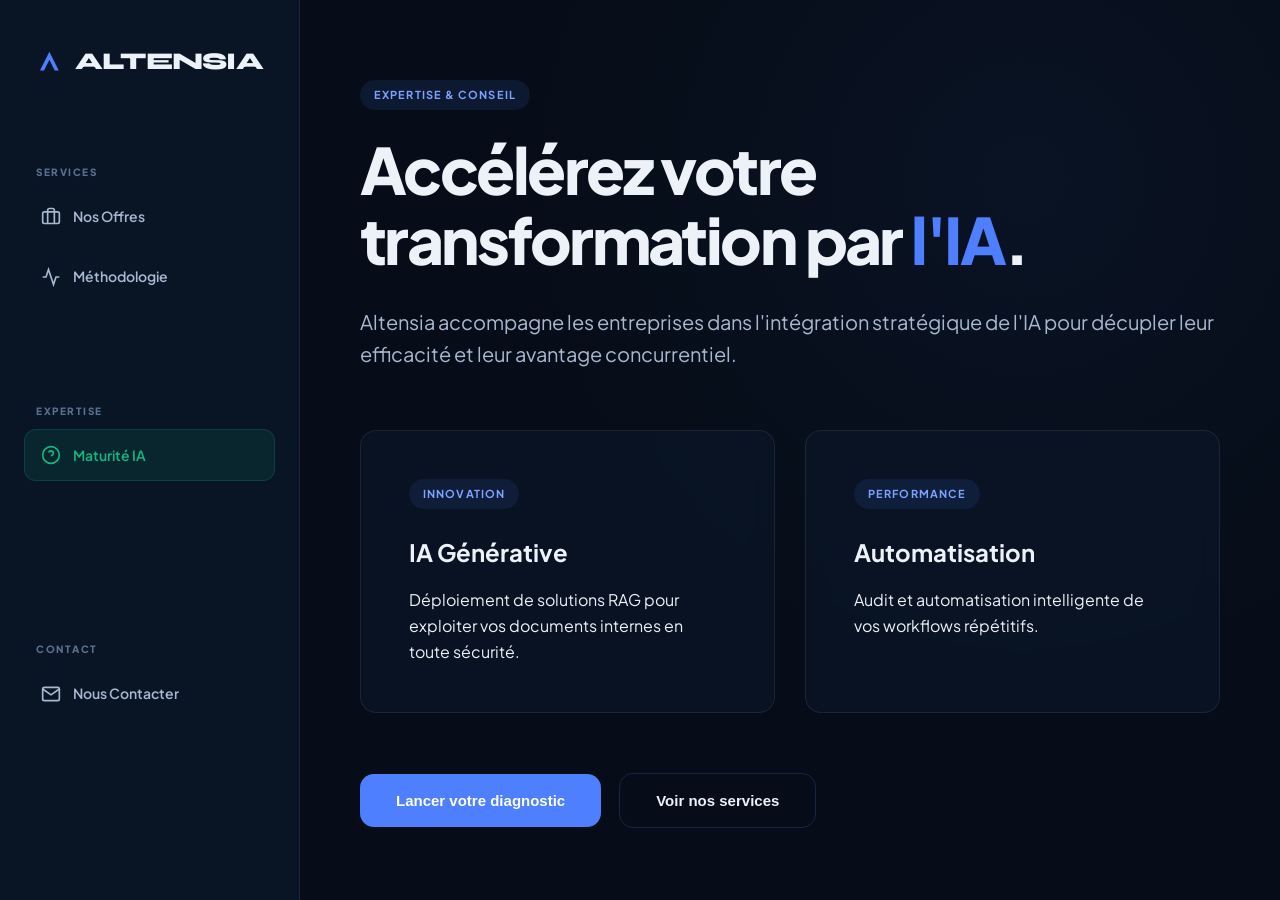
<file: altensia_v2/index.html>
<!DOCTYPE html>
<html lang="fr">
<head>
  <meta charset="UTF-8" />
  <meta name="viewport" content="width=device-width, initial-scale=1.0" />
  <title>ALTENSIA — Excellence en Intelligence Artificielle & Transformation</title>
  
  <link rel="preconnect" href="https://fonts.googleapis.com" />
  <link rel="preconnect" href="https://fonts.gstatic.com" crossorigin />
  <!-- Police Syne pour le logo (moderne/tech) et Plus Jakarta Sans pour le corps (lisibilité/élégance) -->
  <link href="https://fonts.googleapis.com/css2?family=Syne:wght@800&family=Plus+Jakarta+Sans:wght@300;400;500;600;700;800&display=swap" rel="stylesheet" />

  <style>
    :root {
      /* Palette de couleurs Premium / Dark Tech */
      --bg:         #060D18;
      --bg-2:       #091525;
      --bg-3:       #0C1C30;
      --panel:      rgba(10, 22, 40, 0.7);
      --line:       rgba(255,255,255,0.08);
      --line-2:     rgba(92,132,255,0.2);
      --primary:    #4D7FFF;
      --primary-2:  #7BA3FF;
      --cyan:       #00D4E8;
      --success:    #10B981; 
      --text:       #EDF1F8;
      --text-soft:  #A8B8D0;
      --muted:      #5A7090;
      --radius:     16px;
      
      --font-logo:    'Syne', sans-serif;
      --font-main:    'Plus Jakarta Sans', sans-serif;
      --transition:   all 0.4s cubic-bezier(0.16, 1, 0.3, 1);
    }

    * { box-sizing: border-box; margin: 0; padding: 0; }

    body { 
      background-color: var(--bg); 
      color: var(--text); 
      font-family: var(--font-main); 
      line-height: 1.6; 
      overflow-x: hidden;
      /* Gradient d'ambiance en arrière-plan */
      background-image: radial-gradient(circle at 80% 20%, rgba(77, 127, 255, 0.05) 0%, transparent 40%);
    }

    .shell { display: flex; height: 100vh; overflow: hidden; }

    /* --- NAVIGATION LATERALE --- */
    .sidebar { 
      width: 300px; 
      background: var(--bg-2); 
      border-right: 1px solid var(--line); 
      display: flex; 
      flex-direction: column; 
      padding: 40px 24px; 
      z-index: 100; 
      flex-shrink: 0;
    }
    
    .logo-container { 
      display: flex; 
      align-items: center; 
      gap: 12px; 
      margin-bottom: 60px;
      cursor: pointer;
      padding: 8px 12px;
      border-radius: var(--radius);
      transition: var(--transition);
    }
    .logo-container:hover { background: var(--line); }
    
    .logo-symbol { 
      width: 28px; 
      height: 28px; 
      display: flex;
      align-items: center;
      justify-content: center;
    }
    .logo-text { 
      font-family: var(--font-logo); 
      font-weight: 800; 
      font-size: 24px; 
      line-height: 1; 
      letter-spacing: -0.03em;
      color: var(--text); 
    }

    .nav-group { display: flex; flex-direction: column; gap: 8px; flex: 1; }
    .nav-label { font-size: 10px; font-weight: 800; color: var(--muted); text-transform: uppercase; letter-spacing: 0.15em; margin: 20px 0 10px 12px; }
    
    .nav-item { 
      padding: 14px 16px; 
      border-radius: 12px; 
      color: var(--text-soft); 
      text-decoration: none; 
      font-size: 14px; 
      font-weight: 600; 
      cursor: pointer; 
      display: flex; 
      align-items: center; 
      gap: 12px; 
      transition: var(--transition);
      border: 1px solid transparent;
    }
    .nav-item:hover { background: var(--line); color: var(--text); }
    .nav-item.active { background: var(--line-2); color: var(--primary-2); border-color: rgba(92,132,255,0.1); }

    .nav-item-highlight {
      background: rgba(16, 185, 129, 0.1);
      color: var(--success);
      border: 1px solid rgba(16, 185, 129, 0.2);
    }
    .nav-item-highlight:hover {
      background: rgba(16, 185, 129, 0.2);
      color: #34d399;
      transform: translateX(4px);
    }

    /* --- ZONE DE CONTENU PRINCIPAL --- */
    .main { flex: 1; overflow-y: auto; display: flex; flex-direction: column; scroll-behavior: smooth; position: relative; }
    .content-area { padding: 80px 60px; max-width: 1200px; margin: 0 auto; width: 100%; }
    
    .page { display: none; animation: pageIn 0.7s cubic-bezier(0.16, 1, 0.3, 1) forwards; }
    .page.active { display: block; }
    
    @keyframes pageIn { 
      from { opacity: 0; transform: translateY(20px) scale(0.98); } 
      to { opacity: 1; transform: translateY(0) scale(1); } 
    }

    /* --- TYPOGRAPHIE --- */
    .hero-title { 
      font-size: 64px; 
      font-weight: 800; 
      margin-bottom: 32px; 
      line-height: 1.1; 
      letter-spacing: -0.04em; 
    }
    .hero-title span { color: var(--primary); }
    
    h2 { 
      font-size: 40px; 
      font-weight: 700;
      margin-bottom: 24px; 
      letter-spacing: -0.02em; 
    }
    
    .lead { font-size: 20px; color: var(--text-soft); margin-bottom: 60px; max-width: 900px; font-weight: 400; }

    /* --- COMPOSANTS --- */
    .grid { display: grid; grid-template-columns: repeat(auto-fit, minmax(350px, 1fr)); gap: 30px; }
    
    .card { 
      background: var(--panel); 
      border: 1px solid var(--line); 
      padding: 48px; 
      border-radius: var(--radius); 
      transition: var(--transition); 
      backdrop-filter: blur(10px);
      display: flex;
      flex-direction: column;
      height: 100%;
    }
    .card h3 { font-size: 24px; font-weight: 700; margin-bottom: 16px; }
    .card:hover { border-color: var(--primary-2); transform: translateY(-8px); box-shadow: 0 20px 40px rgba(0,0,0,0.3); }
    
    .tag { 
      display: inline-block; 
      padding: 6px 14px; 
      background: rgba(77, 127, 255, 0.1); 
      border-radius: 30px; 
      font-size: 11px; 
      color: var(--primary-2); 
      margin-bottom: 24px; 
      font-weight: 700; 
      text-transform: uppercase; 
      letter-spacing: 0.1em;
      align-self: flex-start;
    }

    .btn { 
      display: inline-flex; 
      align-items: center; 
      justify-content: center; 
      padding: 18px 36px; 
      border-radius: 14px; 
      font-weight: 700; 
      font-size: 15px; 
      cursor: pointer; 
      transition: var(--transition); 
      text-decoration: none;
      border: none;
      gap: 12px;
    }
    .btn-primary { background: var(--primary); color: white; }
    .btn-primary:hover { background: var(--primary-2); transform: scale(1.02); box-shadow: 0 10px 30px rgba(77, 127, 255, 0.3); }
    .btn-outline { background: transparent; border: 1px solid var(--line-2); color: var(--text); }

    /* --- DIAGNOSTIC --- */
    .diag-box { 
      background: var(--bg-2); 
      border: 1px solid var(--line); 
      border-radius: 24px; 
      padding: 60px 40px; 
      text-align: center; 
      position: relative; 
      overflow: hidden;
      min-height: 500px;
      display: flex;
      flex-direction: column;
      justify-content: center;
    }
    .progress-track { position: absolute; top: 0; left: 0; width: 100%; height: 6px; background: var(--bg-3); }
    .progress-fill { height: 100%; background: linear-gradient(90deg, var(--primary), var(--cyan)); transition: width 0.6s cubic-bezier(0.16, 1, 0.3, 1); }
    
    .step { display: none; }
    .step.active { display: block; animation: fadeIn 0.4s ease; }
    .q-text { font-size: 32px; font-weight: 700; margin-bottom: 48px; letter-spacing: -0.02em; }
    
    .options-list { display: grid; gap: 16px; max-width: 700px; margin: 0 auto; width: 100%; }
    .option-btn { 
      background: var(--bg-3); 
      border: 1px solid var(--line); 
      padding: 24px 32px; 
      border-radius: 16px; 
      text-align: left; 
      color: var(--text-soft); 
      cursor: pointer; 
      transition: var(--transition);
      font-size: 16px;
      font-weight: 600;
    }
    .option-btn:hover { border-color: var(--primary); color: var(--text); background: var(--line-2); }
    .score-big { font-size: 96px; font-weight: 800; color: var(--cyan); line-height: 1; margin: 20px 0; }

    /* --- FORMULAIRE --- */
    .form-container { background: var(--panel); border: 1px solid var(--line); padding: 60px; border-radius: 24px; }
    .form-grid { display: grid; grid-template-columns: 1fr 1fr; gap: 32px; }
    .form-group { display: flex; flex-direction: column; gap: 10px; }
    .form-group.full { grid-column: span 2; }
    .form-label { font-size: 11px; font-weight: 800; color: var(--muted); text-transform: uppercase; letter-spacing: 0.1em; }
    .form-input, .form-textarea { 
      background: var(--bg); 
      border: 1px solid var(--line); 
      padding: 18px; 
      border-radius: 12px; 
      color: var(--text); 
      font-family: inherit;
      font-size: 15px;
      transition: var(--transition);
    }
    .form-input:focus, .form-textarea:focus { border-color: var(--primary); outline: none; background: var(--bg-3); }

    /* --- METHODOLOGIE --- */
    .method-step { padding: 40px; border-left: 2px solid var(--line-2); position: relative; }
    .method-step::before { content: ""; position: absolute; left: -7px; top: 40px; width: 12px; height: 12px; border-radius: 50%; background: var(--primary); box-shadow: 0 0 15px var(--primary); }
    .method-num { font-size: 13px; font-weight: 800; color: var(--primary-2); margin-bottom: 8px; display: block; text-transform: uppercase; }

    @media (max-width: 1024px) {
      .sidebar { width: 80px; padding: 40px 10px; align-items: center; }
      .logo-text, .nav-label, .nav-item span { display: none; }
      .hero-title { font-size: 44px; }
      .form-grid { grid-template-columns: 1fr; }
      .content-area { padding: 40px 24px; }
    }
  </style>
</head>
<body>

  <div class="shell">
    <!-- Sidebar -->
    <nav class="sidebar">
      <div class="logo-container" onclick="navigate('accueil')">
        <div class="logo-symbol">
          <svg viewBox="0 0 40 40" fill="none" xmlns="http://www.w3.org/2000/svg">
            <path d="M20 4L34 32H28L20 16L12 32H6L20 4Z" fill="url(#logo-grad)" />
            <defs>
              <linearGradient id="logo-grad" x1="6" y1="4" x2="34" y2="32">
                <stop stop-color="#4D7FFF" />
                <stop offset="1" stop-color="#00D4E8" />
              </linearGradient>
            </defs>
          </svg>
        </div>
        <div class="logo-text">ALTENSIA</div>
      </div>
      
      <div class="nav-label">Services</div>
      <div class="nav-group">
        <a class="nav-item" id="nav-offres" onclick="navigate('offres', this)">
          <svg width="20" height="20" viewBox="0 0 24 24" fill="none" stroke="currentColor" stroke-width="2"><rect x="2" y="7" width="20" height="14" rx="2" ry="2"/><path d="M16 21V5a2 2 0 0 0-2-2h-4a2 2 0 0 0-2 2v16"/></svg>
          <span>Nos Offres</span>
        </a>
        <a class="nav-item" id="nav-methode" onclick="navigate('methode', this)">
          <svg width="20" height="20" viewBox="0 0 24 24" fill="none" stroke="currentColor" stroke-width="2"><path d="M22 12h-4l-3 9L9 3l-3 9H2"/></svg>
          <span>Méthodologie</span>
        </a>
      </div>

      <div class="nav-label">Expertise</div>
      <div class="nav-group">
        <a class="nav-item nav-item-highlight" id="nav-diagnostic" onclick="navigate('diagnostic', this)">
          <svg width="20" height="20" viewBox="0 0 24 24" fill="none" stroke="currentColor" stroke-width="2"><circle cx="12" cy="12" r="10"/><path d="M9.09 9a3 3 0 0 1 5.83 1c0 2-3 3-3 3"/><line x1="12" y1="17" x2="12.01" y2="17"/></svg>
          <span>Maturité IA</span>
        </a>
      </div>

      <div class="nav-label">Contact</div>
      <div class="nav-group">
        <a class="nav-item" id="nav-contact" onclick="navigate('contact', this)">
          <svg width="20" height="20" viewBox="0 0 24 24" fill="none" stroke="currentColor" stroke-width="2"><path d="M4 4h16c1.1 0 2 .9 2 2v12c0 1.1-.9 2-2 2H4c-1.1 0-2-.9-2-2V6c0-1.1.9-2 2-2z"/><polyline points="22,6 12,13 2,6"/></svg>
          <span>Nous Contacter</span>
        </a>
      </div>
    </nav>

    <main class="main">
      <div class="content-area">
        
        <!-- PAGE : ACCUEIL -->
        <section id="page-accueil" class="page active">
          <div class="tag">Expertise & Conseil</div>
          <h1 class="hero-title">Accélérez votre transformation par <span>l'IA</span>.</h1>
          <p class="lead">Altensia accompagne les entreprises dans l'intégration stratégique de l'IA pour décupler leur efficacité et leur avantage concurrentiel.</p>
          
          <div class="grid">
            <div class="card">
              <div class="tag">Innovation</div>
              <h3>IA Générative</h3>
              <p>Déploiement de solutions RAG pour exploiter vos documents internes en toute sécurité.</p>
            </div>
            <div class="card">
              <div class="tag">Performance</div>
              <h3>Automatisation</h3>
              <p>Audit et automatisation intelligente de vos workflows répétitifs.</p>
            </div>
          </div>
          <div style="margin-top: 60px;">
            <button class="btn btn-primary" onclick="navigate('diagnostic')">Lancer votre diagnostic</button>
            <button class="btn btn-outline" style="margin-left: 15px;" onclick="navigate('offres')">Voir nos services</button>
          </div>
        </section>

        <!-- PAGE : OFFRES -->
        <section id="page-offres" class="page">
          <h2>Nos Offres d'Accompagnement</h2>
          <p class="lead">Des solutions modulaires adaptées à chaque niveau de maturité digitale.</p>
          <div class="grid">
            <div class="card">
              <span class="tag">Étape 1</span>
              <h3>Discovery Workshop</h3>
              <p>Identification des premiers "Quick Wins" IA lors d'une session stratégique.</p>
            </div>
            <div class="card">
              <span class="tag">Étape 2</span>
              <h3>Audit & Gouvernance</h3>
              <p>Audit technique de vos données et cadre éthique sécurisé.</p>
            </div>
            <div class="card">
              <span class="tag">Étape 3</span>
              <h3>Custom AI Solutions</h3>
              <p>Développement d'agents intelligents et copilotes métier sur-mesure.</p>
            </div>
          </div>
        </section>

        <!-- PAGE : METHODOLOGIE -->
        <section id="page-methode" class="page">
          <h2>Notre Approche</h2>
          <p class="lead">Une méthodologie itérative pour garantir un ROI concret.</p>
          <div style="max-width: 800px;">
            <div class="method-step">
              <span class="method-num">01. Immersion</span>
              <h3>Comprendre vos flux</h3>
              <p>Analyse profonde de la circulation de l'information dans vos équipes.</p>
            </div>
            <div class="method-step">
              <span class="method-num">02. Prototypage</span>
              <h3>Validation par le POC</h3>
              <p>Développement d'une version agile pour valider la valeur ajoutée en 2 semaines.</p>
            </div>
            <div class="method-step" style="border-left: transparent;">
              <span class="method-num">03. Déploiement</span>
              <h3>Adoption et Échelle</h3>
              <p>Intégration robuste et formation pour garantir l'adoption par les collaborateurs.</p>
            </div>
          </div>
        </section>

        <!-- PAGE : DIAGNOSTIC -->
        <section id="page-diagnostic" class="page">
          <h2>Test de Maturité IA</h2>
          <p class="lead">Répondez à 4 questions pour évaluer votre potentiel technologique.</p>
          <div class="diag-box">
            <div class="progress-track"><div class="progress-fill" id="p-bar" style="width: 0%;"></div></div>
            
            <div class="step active" id="s-0">
              <h3 style="font-size: 32px; margin-bottom: 24px;">Prêt à commencer ?</h3>
              <button class="btn btn-primary" onclick="nextS(1)">Lancer le test</button>
            </div>

            <div class="step" id="s-1">
              <div class="q-text">Utilisez-vous déjà l'IA en interne ?</div>
              <div class="options-list">
                <button class="option-btn" onclick="rec(5, 1, 'Utilisation individuelle')">Individuellement (Shadow IA)</button>
                <button class="option-btn" onclick="rec(15, 1, 'Utilisation officielle')">Officiellement (Entreprise)</button>
                <button class="option-btn" onclick="rec(0, 1, 'Pas d\'usage')">Pas encore</button>
              </div>
            </div>

            <div class="step" id="s-2">
              <div class="q-text">Vos données sont-elles centralisées ?</div>
              <div class="options-list">
                <button class="option-btn" onclick="rec(0, 2, 'Données isolées')">Non, elles sont dispersées</button>
                <button class="option-btn" onclick="rec(10, 2, 'Cloud commun')">Oui, sur un Cloud commun</button>
                <button class="option-btn" onclick="rec(20, 2, 'Indexation avancée')">Oui, indexées et structurées</button>
              </div>
            </div>

            <div class="step" id="s-3">
              <div class="q-text">Quel est votre frein majeur ?</div>
              <div class="options-list">
                <button class="option-btn" onclick="rec(5, 3, 'Sécurité')">Sécurité & Confidentialité</button>
                <button class="option-btn" onclick="rec(5, 3, 'Culture')">Manque de formation interne</button>
                <button class="option-btn" onclick="rec(5, 3, 'Budget')">Coût & ROI incertain</button>
              </div>
            </div>

            <div class="step" id="s-4">
              <div class="q-text">Avez-vous une charte d'utilisation ?</div>
              <div class="options-list">
                <button class="option-btn" onclick="rec(15, 4, 'Charte établie')">Oui, politique claire</button>
                <button class="option-btn" onclick="rec(5, 4, 'En cours')">En cours de réflexion</button>
                <button class="option-btn" onclick="rec(0, 4, 'Aucune charte')">Non, aucune règle spécifique</button>
              </div>
            </div>

            <div class="step" id="s-res">
              <div class="score-big" id="f-score">0%</div>
              <h3 id="f-title">Calcul...</h3>
              <p id="f-text" style="color: var(--text-soft); max-width: 600px; margin: 0 auto 40px auto;"></p>
              <button class="btn btn-primary" onclick="preFill()">Obtenir mon plan d'action</button>
            </div>
          </div>
        </section>

        <!-- PAGE : CONTACT (Formulaire restauré) -->
        <section id="page-contact" class="page">
          <h2>Parlons de votre projet</h2>
          <p class="lead">Besoin d'un audit ou d'une solution sur-mesure ? Nos experts vous répondent.</p>
          <div class="form-container">
            <form id="contact-form" action="https://formspree.io/f/xeevqken" method="POST">
              <div class="form-grid">
                <div class="form-group">
                  <label class="form-label">Nom Complet</label>
                  <input type="text" name="name" class="form-input" placeholder="Ex: Marc Lefebvre" required>
                </div>
                <div class="form-group">
                  <label class="form-label">Email Pro</label>
                  <input type="email" name="email" class="form-input" placeholder="m.lefebvre@societe.com" required>
                </div>
                <div class="form-group">
                  <label class="form-label">Téléphone</label>
                  <input type="tel" name="phone" class="form-input" placeholder="+33 6 00 00 00 00">
                </div>
                <div class="form-group">
                  <label class="form-label">Société</label>
                  <input type="text" name="company" class="form-input" placeholder="Votre entreprise">
                </div>
                <div class="form-group full">
                  <label class="form-label">Besoin principal</label>
                  <select name="subject" class="form-input">
                    <option value="audit">Audit & Stratégie</option>
                    <option value="formation">Formation</option>
                    <option value="dev">Développement IA</option>
                  </select>
                </div>
                <div class="form-group full">
                  <label class="form-label">Détails</label>
                  <textarea id="msg-field" name="message" class="form-textarea" rows="4" placeholder="Votre message..."></textarea>
                </div>
              </div>
              <input type="text" name="_gotcha" style="display:none">
              <button type="submit" class="btn btn-primary" style="margin-top: 30px;">Envoyer ma demande</button>
            </form>
          </div>
        </section>

      </div>
    </main>
  </div>

  <script>
    /* LOGIQUE DE NAVIGATION */
    function navigate(id, el) {
      document.querySelectorAll('.nav-item').forEach(n => n.classList.remove('active'));
      if (el) el.classList.add('active');
      document.querySelectorAll('.page').forEach(p => p.classList.remove('active'));
      const target = document.getElementById('page-' + id);
      if (target) target.classList.add('active');
      document.querySelector('.main').scrollTo({top: 0, behavior: 'smooth'});
    }

    /* LOGIQUE DU DIAGNOSTIC */
    let score = 0;
    let summary = [];
    const totalSteps = 4;

    function nextS(s) {
      document.querySelectorAll('.step').forEach(st => st.classList.remove('active'));
      document.getElementById('s-' + s).classList.add('active');
      document.getElementById('p-bar').style.width = (s / (totalSteps + 1) * 100) + '%';
    }

    function rec(p, s, txt) {
      score += p;
      summary.push(txt);
      if (s < totalSteps) nextS(s + 1);
      else finish();
    }

    function finish() {
      document.querySelectorAll('.step').forEach(st => st.classList.remove('active'));
      document.getElementById('s-res').classList.add('active');
      document.getElementById('p-bar').style.width = '100%';
      
      const percent = Math.min(100, Math.round((score / 55) * 100));
      document.getElementById('f-score').textContent = percent + '%';
      
      const title = document.getElementById('f-title');
      const text = document.getElementById('f-text');
      
      if (percent < 35) {
        title.textContent = "Potentiel de Croissance";
        text.textContent = "Votre structure peut gagner énormément en efficacité avec une première couche d'acculturation IA.";
      } else if (percent < 75) {
        title.textContent = "Maturité Intermédiaire";
        text.textContent = "Vous avez déjà des bases. L'enjeu est l'industrialisation et l'interconnexion de vos outils.";
      } else {
        title.textContent = "Leader Innovant";
        text.textContent = "Maturité excellente. Nous pouvons déployer des agents autonomes complexes immédiatement.";
      }
    }

    function preFill() {
      const field = document.getElementById('msg-field');
      field.value = `Résultat Diagnostic Altensia : ${document.getElementById('f-score').textContent}\nProfil : ${document.getElementById('f-title').textContent}\n\nPoints clés :\n- ${summary.join('\n- ')}\n\nJe souhaite un rendez-vous pour mon plan d'action.`;
      navigate('contact', document.getElementById('nav-contact'));
    }

    /* GESTION FORMULAIRE FORMSPREE */
    document.getElementById('contact-form').onsubmit = async function(e) {
      e.preventDefault();
      const form = this;
      const btn = form.querySelector('.btn-primary');
      const original = btn.textContent;
      
      btn.textContent = "Traitement...";
      btn.disabled = true;

      try {
        const response = await fetch(form.action, {
          method: 'POST',
          body: new FormData(form),
          headers: { 'Accept': 'application/json' }
        });

        if (response.ok) {
          btn.textContent = "C'est envoyé !";
          btn.style.background = "var(--success)";
          form.reset();
          setTimeout(() => {
            btn.textContent = original;
            btn.style.background = "var(--primary)";
            btn.disabled = false;
          }, 4000);
        } else {
          throw new Error();
        }
      } catch {
        btn.textContent = "Réessayer";
        btn.style.background = "#EF4444";
        btn.disabled = false;
      }
    };
  </script>
</body>
</html>
</file>
